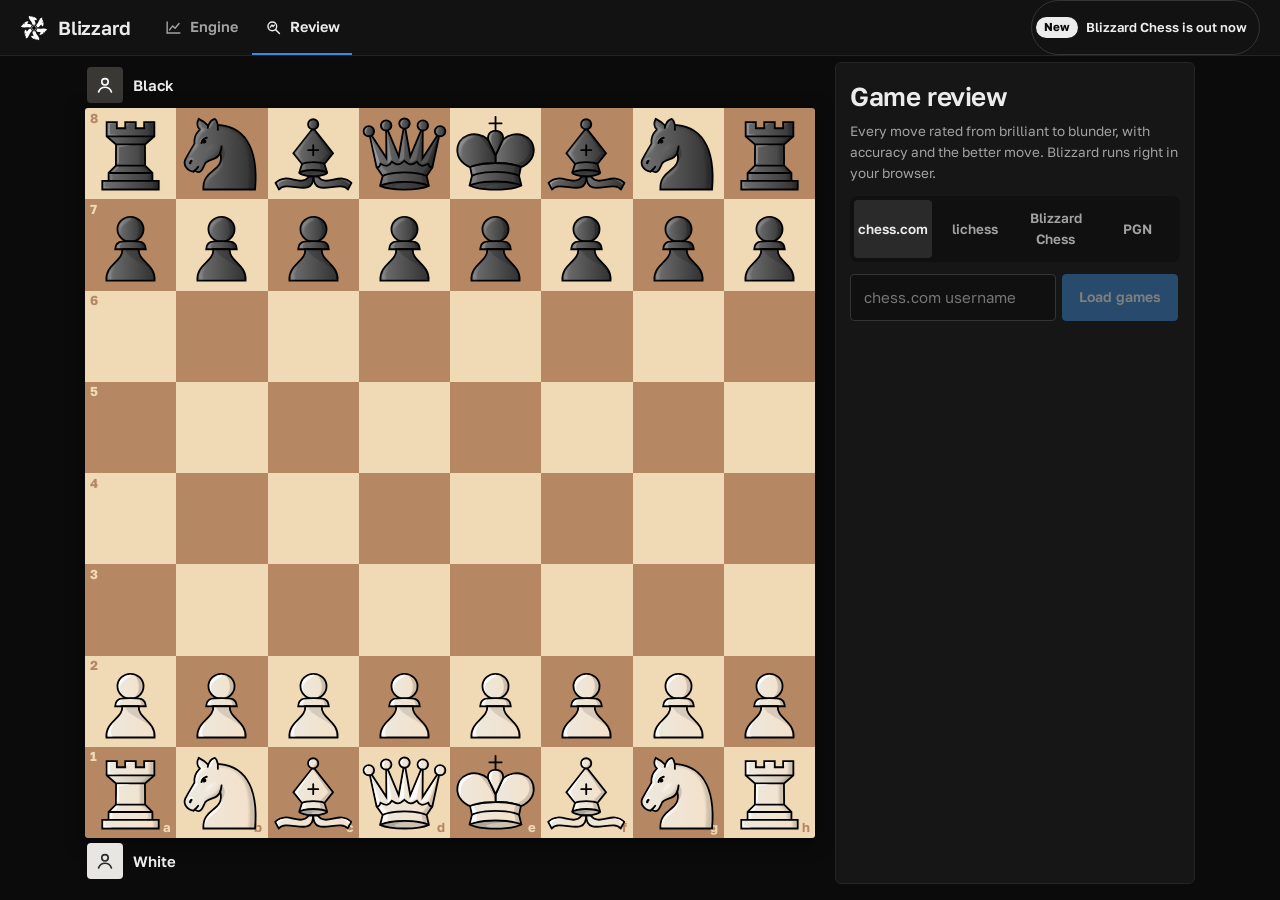
<file: review/index.html>
<!doctype html>
<html lang="en">
<head>
  <meta charset="utf-8">
  <meta name="viewport" content="width=device-width, initial-scale=1">
  <title>Game review | Blizzard</title>
  <meta name="description" content="Review your chess.com, lichess and Blizzard Chess games with the Blizzard engine: every move rated, accuracy, mistakes and better moves.">
  <meta name="theme-color" content="#000000">
  <link rel="icon" href="favicon.svg" type="image/svg+xml">
  <script src="engine/engine.js"></script>
  <script src="engine/book.js" defer></script>
  <script type="module" crossorigin src="./assets/review-BNQ27Gys.js"></script>
  <link rel="stylesheet" crossorigin href="./assets/review-vLARq5Bp.css">
</head>
<body>
  <div id="root"></div>
</body>
</html>
</file>
<file: review/assets/review-vLARq5Bp.css>
@font-face{font-family:Archivo;src:url(../fonts/archivo-latin-standard-normal.woff2) format("woff2");font-weight:100 900;font-stretch:62% 125%;font-display:swap}@font-face{font-family:Golos Text;src:url(../fonts/golos-text-latin-400-normal.woff2) format("woff2");font-weight:400;font-display:swap}@font-face{font-family:Golos Text;src:url(../fonts/golos-text-latin-500-normal.woff2) format("woff2");font-weight:500;font-display:swap}@font-face{font-family:Golos Text;src:url(../fonts/golos-text-latin-600-normal.woff2) format("woff2");font-weight:600;font-display:swap}@font-face{font-family:Golos Text;src:url(../fonts/golos-text-latin-700-normal.woff2) format("woff2");font-weight:700;font-display:swap}:root{--ui: "Golos Text", "Segoe UI", system-ui, -apple-system, sans-serif;--mono: ui-monospace, "Cascadia Mono", Menlo, Consolas, monospace;--c-brilliant: #2bc0d0;--c-best: #4fae5a;--c-excellent: #86b83a;--c-good: #86a883;--c-book: #8f84dc;--c-inaccuracy: #e8b52c;--c-miss: #e0558c;--c-mistake: #ec8130;--c-blunder: #e0463f;--panel-w: 360px;--pbar: 46px;--topbar: 0px;--bs: calc(min(calc(100vh - var(--topbar) - 2 * var(--pbar) - 22px), calc(100vw - var(--rail) - var(--panel-w) - 100px), 1180px) * var(--bs-scale, 1))}:root,[data-skin=dark]{color-scheme:dark;--bg: #0b0b0b;--panel: #161616;--raised: #1f1f1f;--raised-2: #2a2a2a;--line: #242424;--line-2: #343434;--inset: #101010;--zebra: #141414;--bar: #121212;--text: #ececec;--muted: #a2a2a2;--faint: #6c6c6c;--accent: #3d8ad6;--accent-hover: #5a9fe4;--accent-ink: #ffffff;--accent-edge: transparent;--sel: #23466b;--sel-ink: #ffffff;--chip-on: #3d8ad6;--chip-on-ink: #ffffff;--r: 4px;--r-lg: 6px;--r-btn: 4px;--disp: "Golos Text", system-ui, sans-serif;--disp-stretch: 100%;--disp-weight: 600;--disp-track: -.015em;--rail: 0px;--topbar: 56px;--shadow: 0 4px 18px rgba(0, 0, 0, .55);--clock-run: #ececec;--clock-run-ink: #111}[data-skin=light]{color-scheme:light;--bg: #ecebe9;--panel: #ffffff;--raised: #f4f3f1;--raised-2: #e6e4e1;--line: #dcdad6;--line-2: #c9c6c1;--inset: #f7f6f4;--zebra: #f1efec;--bar: #ffffff;--text: #2b2a28;--muted: #6a6762;--faint: #9a968f;--accent: #3b82c4;--accent-hover: #2f6ea8;--accent-ink: #ffffff;--sel: #d6e6f5;--sel-ink: #1b3f63;--chip-on: #3b82c4;--chip-on-ink: #ffffff;--shadow: 0 2px 10px rgba(60, 50, 40, .18);--clock-run: #2b2a28;--clock-run-ink: #fff}*{box-sizing:border-box}html,body{margin:0;background:var(--bg);color:var(--text)}body{font:15px/1.55 var(--ui);-webkit-font-smoothing:antialiased}a{color:var(--text);text-underline-offset:3px;text-decoration-thickness:1px}a:hover{color:var(--muted)}button,input,textarea,select{font:inherit;color:inherit}button{cursor:pointer}:focus-visible{outline:2px solid var(--accent);outline-offset:2px;border-radius:6px}[hidden]{display:none!important}svg{flex:none}h1,h2,h3{font-family:var(--disp);font-stretch:var(--disp-stretch);font-weight:var(--disp-weight);letter-spacing:var(--disp-track);margin:0}p{margin:0}.muted{color:var(--muted)}.small{font-size:13.5px}.mono{font-family:var(--mono);font-size:12.5px}.row{display:flex;flex-wrap:wrap;gap:10px;align-items:center}.label{display:block;font-size:13px;font-weight:600;color:var(--muted);margin:0 0 8px}.error{color:#e5534b;font-size:14px}.toast-inline{color:var(--muted);font-size:14px;text-align:center}.app{min-height:100vh}.main{min-width:0}.rail{position:sticky;top:0;z-index:20;height:var(--topbar);display:flex;align-items:center;gap:4px;padding:0 20px;border-bottom:1px solid var(--line);background:var(--bar)}.rail-brand{display:flex;align-items:center;gap:10px;padding:0 18px 0 0;text-decoration:none;color:var(--text)}.rail-brand .logo{width:28px;height:28px;transition:transform .6s cubic-bezier(.3,.7,.3,1)}.rail-brand:hover .logo{transform:rotate(60deg)}.rail-brand:hover{color:var(--text)}.wordmark{font:600 19px/1 var(--disp);letter-spacing:-.01em}.logo-dark,[data-skin=light] .logo-light{display:none}[data-skin=light] .logo-dark{display:block}.rail-items,.rail-foot{display:flex;gap:2px;height:100%}.rail-foot{margin-left:auto}.rail-item{display:flex;align-items:center;gap:7px;padding:0 12px;height:100%;color:var(--muted);text-decoration:none;font-size:14.5px;font-weight:600;white-space:nowrap}.rail-item svg{width:19px;height:19px}.rail-item:hover{color:var(--text)}.rail-item.on{color:var(--text);box-shadow:inset 0 -2px 0 var(--accent)}.page{padding:40px clamp(20px,4vw,56px) 80px;max-width:1200px;margin:0 auto}.page.narrow{max-width:620px}.page-head{margin-bottom:28px}.page-head h1{font-size:clamp(32px,4.2vw,50px);line-height:1.05}.page-head p{color:var(--muted);margin-top:10px;max-width:62ch;font-size:16px}.page.narrow>h1{font-size:38px;margin-bottom:12px}.page.narrow>p{margin-bottom:22px}.btn{display:inline-flex;align-items:center;justify-content:center;gap:8px;padding:9px 16px;border-radius:var(--r-btn);border:1px solid var(--line-2);background:var(--raised);color:var(--text);font-weight:600;font-size:14px;line-height:1.2;white-space:nowrap;text-decoration:none;transition:background-color .15s,border-color .15s,color .15s}.btn svg{width:18px;height:18px}.btn:hover{background:var(--raised-2);color:var(--text)}.btn:disabled{opacity:.45;cursor:not-allowed}.btn.primary{background:var(--accent);border-color:var(--accent);color:var(--accent-ink);box-shadow:0 4px 0 var(--accent-edge)}.btn.primary:hover{background:var(--accent-hover);border-color:var(--accent-hover);color:var(--accent-ink)}.btn.primary:active{transform:translateY(2px);box-shadow:0 2px 0 var(--accent-edge)}.btn.ghost{background:transparent;border-color:transparent;color:var(--muted);box-shadow:none}.btn.ghost:hover{color:var(--text);background:var(--raised)}.btn.danger:hover{border-color:#e0463f;color:#e5534b}.btn.big{padding:13px 24px;font-size:16px}.btn.big svg{width:22px;height:22px}.btn[aria-pressed=true]{background:var(--chip-on);color:var(--chip-on-ink);border-color:var(--chip-on)}.link{background:none;border:0;padding:0;color:var(--text);text-decoration:underline;text-underline-offset:3px;font-weight:600}input:not([type=checkbox]),textarea{width:100%;background:var(--inset);border:1px solid var(--line-2);border-radius:var(--r);padding:11px 13px;color:var(--text)}textarea{resize:vertical;min-height:84px;font-family:var(--mono);font-size:13px;line-height:1.5}input:focus,textarea:focus{outline:none;border-color:var(--accent)}.field{display:flex;flex-direction:column}.field+.field{margin-top:12px}.field .row{margin-top:10px}.field .error{margin-top:8px}.seg{display:flex;gap:4px;padding:4px;background:var(--inset);border:1px solid var(--line);border-radius:calc(var(--r) + 4px)}.seg.wrap{flex-wrap:wrap}.seg button{flex:1;display:flex;align-items:center;justify-content:center;gap:7px;padding:8px 10px;border-radius:var(--r);border:0;background:transparent;color:var(--muted);font-weight:600;font-size:14px;white-space:nowrap}.seg button:hover{color:var(--text);background:var(--raised)}.seg button[aria-pressed=true]{background:var(--chip-on);color:var(--chip-on-ink)}.seg.small button{padding:6px 4px;font-size:12.5px}.swatch{width:14px;height:14px;border-radius:4px;border:1px solid #777}.swatch.white{background:#fff}.swatch.black{background:#000}.swatch.random{background:linear-gradient(135deg,#fff 50%,#000 50%)}.switch{display:inline-flex;align-items:center;gap:10px;cursor:pointer;font-weight:600}.switch input{position:absolute;opacity:0;width:1px;height:1px}.switch>span{width:40px;height:24px;border-radius:99px;background:var(--raised-2);position:relative;transition:background-color .15s;flex:none}.switch>span:after{content:"";position:absolute;top:3px;left:3px;width:18px;height:18px;border-radius:50%;background:var(--muted);transition:transform .15s,background-color .15s}.switch input:checked+span{background:var(--accent)}.switch input:checked+span:after{transform:translate(16px);background:var(--accent-ink)}.switch input:focus-visible+span{outline:2px solid var(--accent);outline-offset:2px}.board{--l: #f0d9b5;--d: #b58863;position:relative;width:var(--bs);aspect-ratio:1;display:grid;grid-template-columns:repeat(8,1fr);grid-template-rows:repeat(8,1fr);border-radius:3px;overflow:hidden;user-select:none;-webkit-user-select:none;touch-action:none;box-shadow:var(--shadow)}.board[data-theme=green]{--l: #eeeed2;--d: #769656}.board[data-theme=blue]{--l: #dee3e6;--d: #8ca2ad}.board[data-theme=ice]{--l: #e6eef4;--d: #7d98ad}.board[data-theme=dusk]{--l: #ebe6f3;--d: #8b7db6}.board[data-theme=marble]{--l: #e2e2de;--d: #84898f}.board[data-theme=snow]{--l: #dedede;--d: #8f8f8f}.sq{position:relative}.sq.l{background:var(--l)}.sq.d{background:var(--d)}.sq.last:before,.sq.sel:before{content:"";position:absolute;top:0;right:0;bottom:0;left:0}.sq.last:before{background:#ffdd336b}.sq.sel:before{background:#fd39}.sq.pre:after{content:"";position:absolute;top:0;right:0;bottom:0;left:0;background:#d6403880;z-index:1;pointer-events:none}.sq.check{background-image:radial-gradient(circle,#ff281ef2 0,#e61e1499 30%,#c8000000 70%)}.sq.target:after{content:"";position:absolute;top:36%;right:36%;bottom:36%;left:36%;border-radius:50%;background:#0000002e;z-index:3;pointer-events:none}.sq.cap:after{content:"";position:absolute;top:3%;right:3%;bottom:3%;left:3%;border-radius:50%;border:6px solid rgba(0,0,0,.18);z-index:3;pointer-events:none}.sq.hint:before{content:"";position:absolute;top:0;right:0;bottom:0;left:0;box-shadow:inset 0 0 0 4px var(--accent);background:#3d8ad640;z-index:1}.sq.hover{box-shadow:inset 0 0 0 4px #ffffffbf}.mark{position:absolute;top:0;right:0;bottom:0;left:0;opacity:.72;z-index:1}.coord{position:absolute;font:700 clamp(9px,calc(var(--bs) / 48),13px)/1 var(--ui);z-index:2;pointer-events:none}.coord.r{top:4%;left:5%}.coord.f{bottom:4%;right:6%}.sq.l .coord{color:var(--d)}.sq.d .coord{color:var(--l)}.pc{position:absolute;top:0;right:0;bottom:0;left:0;background-size:100% 100%;z-index:2;cursor:grab;will-change:transform}.pc.dragging{opacity:.3}.arrows{position:absolute;top:0;right:0;bottom:0;left:0;width:100%;height:100%;pointer-events:none;z-index:4}.drag-ghost{position:fixed;transform:translate(-50%,-50%);background-size:100% 100%;pointer-events:none;z-index:1000;cursor:grabbing}.badge{position:absolute;top:-9%;right:-9%;width:46%;height:46%;z-index:6;filter:drop-shadow(0 1px 2px rgba(0,0,0,.5));pointer-events:none}.badge svg{display:block}.promo{position:absolute;width:12.5%;height:50%;display:flex;flex-direction:column;z-index:20;background:#fff;box-shadow:0 6px 24px #0009;border-radius:4px;overflow:hidden}.promo button{flex:1;border:0;background-color:#fff;background-size:88%;background-position:center;background-repeat:no-repeat}.promo button:hover{background-color:#d4d4d4}.cls-brilliant{--cc: var(--c-brilliant)}.cls-best{--cc: var(--c-best)}.cls-excellent{--cc: var(--c-excellent)}.cls-good{--cc: var(--c-good)}.cls-book{--cc: var(--c-book)}.cls-inaccuracy{--cc: var(--c-inaccuracy)}.cls-miss{--cc: var(--c-miss)}.cls-mistake{--cc: var(--c-mistake)}.cls-blunder{--cc: var(--c-blunder)}.game-layout{display:flex;gap:20px;padding:6px clamp(12px,2vw,28px) 10px;align-items:flex-start;justify-content:center}.board-resize{position:absolute;right:-3px;bottom:-3px;width:18px;height:18px;z-index:6;cursor:nwse-resize;touch-action:none;opacity:0;transition:opacity .15s}.board:hover .board-resize,.board-resize.on{opacity:1}.board-resize:before{content:"";position:absolute;right:4px;bottom:4px;width:9px;height:9px;background:linear-gradient(135deg,transparent 45%,rgba(255,255,255,.85) 45%,rgba(255,255,255,.85) 55%,transparent 55%,transparent 70%,rgba(255,255,255,.85) 70%,rgba(255,255,255,.85) 80%,transparent 80%);filter:drop-shadow(0 0 1px rgba(0,0,0,.8))}@media (hover: none){.board-resize{display:none}}.board-col{display:flex;flex-direction:column;flex:none}.board-col.with-eval{flex-direction:row;gap:10px;align-items:center}.board-stack{display:flex;flex-direction:column}.side-panel{width:var(--panel-w);flex:none;display:flex;flex-direction:column;gap:12px;background:var(--panel);border:1px solid var(--line);border-radius:var(--r-lg);padding:14px;max-height:calc(100vh - var(--topbar) - 40px);position:sticky;top:calc(var(--topbar) + 20px)}.panel-head{display:flex;align-items:center;gap:12px}.panel-head div{display:flex;flex-direction:column;line-height:1.25}.panel-head span{color:var(--muted);font-size:13px}.pbar{height:var(--pbar);display:flex;align-items:center;gap:10px;padding:0 2px;position:relative}.pbar-who{display:flex;align-items:center;gap:10px;min-width:0;padding:3px 8px 3px 3px;margin-left:-3px;border:0;border-radius:var(--r-lg);background:none;color:inherit;font:inherit;text-align:left;cursor:pointer}.pbar-who:hover,.pbar-who[aria-expanded=true]{background:var(--raised)}.player-card{position:absolute;left:0;z-index:40;width:min(330px,calc(100vw - 24px));padding:16px;display:flex;flex-direction:column;gap:12px;background:var(--panel);border:1px solid var(--line-2);border-radius:var(--r-lg);box-shadow:0 18px 50px #00000080;animation:card-in .14s ease-out}.player-card.top{top:calc(100% - 2px)}.player-card.bottom{bottom:calc(100% - 2px)}@keyframes card-in{0%{opacity:0;transform:translateY(-4px)}to{opacity:1;transform:none}}.pc-head{display:flex;align-items:center;gap:12px}.pc-head>div{display:flex;flex-direction:column;gap:4px;min-width:0}.pc-name{font-size:18px;display:flex;align-items:center;overflow:hidden;text-overflow:ellipsis;white-space:nowrap}.pc-meta{color:var(--muted);font-size:13px;display:flex;gap:10px}.pc-ratings{display:grid;grid-template-columns:1fr 1fr;gap:6px}.pc-ratings span{display:grid;grid-template-columns:18px 1fr auto;align-items:center;gap:6px;padding:7px 9px;border-radius:var(--r);background:var(--inset);font-size:13px}.pc-ratings span:last-child{grid-column:1 / -1}.pc-ratings svg{width:15px;height:15px;color:var(--faint)}.pc-ratings em{font-style:normal;color:var(--muted)}.pc-ratings b{font-variant-numeric:tabular-nums}.pc-ratings .cur{box-shadow:inset 0 0 0 1px var(--accent)}.pc-ratings .cur svg{color:var(--accent)}.pc-games{margin:0;font-size:13px;color:var(--muted)}.pc-games .w{color:var(--c-best)}.pc-games .l{color:var(--c-blunder)}.pc-actions{display:flex;gap:8px;flex-wrap:wrap}.pc-actions .btn{margin-top:0;text-decoration:none}.pc-actions .btn svg{width:15px;height:15px}.avatar{width:36px;height:36px;border-radius:var(--r);display:grid;place-items:center;overflow:hidden;flex:none}.avatar.white{background:#e8e6e3;color:#2b2a28}.avatar.black{background:#3a3835;color:#fff}.avatar svg{width:22px;height:22px}.pname{display:flex;flex-direction:column;line-height:1.2;min-width:0}.pname b{font-weight:600;white-space:nowrap;overflow:hidden;text-overflow:ellipsis}.pname span{color:var(--muted);font-size:12.5px;white-space:pre}.clock{margin-left:auto;min-width:124px;padding:7px 12px 7px 10px;border-radius:var(--r);background:var(--raised);color:var(--muted);font:600 23px/1 var(--ui);font-variant-numeric:tabular-nums;display:flex;align-items:center;justify-content:space-between;gap:10px}.clock-face{width:18px;height:18px;flex:none;opacity:.55}.clock-face .hand{transform-origin:12px 12px}.clock.run .clock-face{opacity:1}.clock.run .clock-face .hand{animation:clock-hand 4s steps(8) infinite}@keyframes clock-hand{to{transform:rotate(360deg)}}.clock.run.low .clock-time{animation:clock-low 1s steps(2) infinite}@keyframes clock-low{50%{opacity:.55}}.clock.run{background:var(--clock-run);color:var(--clock-run-ink)}.clock.run.low{background:#e0463f;color:#fff}.thinking{display:inline-flex;gap:4px;margin-left:6px}.thinking i{width:6px;height:6px;border-radius:50%;background:var(--muted);animation:blink 1.2s infinite}.thinking i:nth-child(2){animation-delay:.2s}.thinking i:nth-child(3){animation-delay:.4s}@keyframes blink{0%,80%,to{opacity:.25}40%{opacity:1}}.moves{flex:1 1 auto;min-height:120px;overflow-y:auto;background:var(--inset);border-radius:var(--r);padding:6px}.empty-moves{color:var(--faint);padding:10px;font-size:14px}.mrow{display:grid;grid-template-columns:38px 1fr 1fr;align-items:center}.mrow:nth-child(2n){background:var(--zebra)}.mnum{color:var(--faint);font-size:13px;padding-left:6px;font-variant-numeric:tabular-nums}.mv{display:flex;align-items:center;gap:6px;padding:5px 8px;border:0;background:transparent;border-radius:4px;text-align:left;font-weight:600;font-size:14.5px}.mv:hover{background:var(--raised-2)}.mv.cur{background:var(--sel);color:var(--sel-ink)}.mv.empty{color:var(--faint);cursor:default}.mini{flex:none}.navbtns{display:grid;grid-template-columns:repeat(5,1fr);gap:6px}.navbtns button{height:40px;border-radius:var(--r);border:1px solid var(--line-2);background:var(--raised);display:grid;place-items:center;color:var(--text)}.navbtns button:hover:not(:disabled){background:var(--raised-2)}.navbtns button:disabled{opacity:.35;cursor:default}.navbtns svg{width:20px;height:20px}.actions{display:grid;grid-template-columns:repeat(auto-fit,minmax(96px,1fr));gap:6px}.actions .btn{padding:9px 8px}.result-card{border-radius:var(--r-lg);padding:16px;background:var(--raised);border:1px solid var(--line-2);text-align:center}.result-card h2{font-size:28px}.result-card.win h2{color:var(--accent)}.result-card p{color:var(--muted);margin:4px 0 14px}.result-card .row{justify-content:center}.evalbar{position:relative;width:22px;height:var(--bs);border-radius:3px;background:#403d39;overflow:hidden;flex:none}.evalbar .fill{position:absolute;left:0;right:0;bottom:0;background:#f4f4f2;transition:height .35s ease}.evalbar.flipped .fill{bottom:auto;top:0}.elabel{position:absolute;left:0;right:0;text-align:center;font:700 9.5px/1 var(--ui);z-index:1}.elabel.low{bottom:6px;color:#000}.elabel.high{top:6px;color:#fff}.evalbar.flipped .elabel.low{bottom:auto;top:6px}.evalbar.flipped .elabel.high{top:auto;bottom:6px}.bots-grid{display:grid;grid-template-columns:1fr 340px;gap:28px;align-items:start}.bot-list{list-style:none;margin:0;padding:0;display:grid;grid-template-columns:repeat(auto-fill,minmax(220px,1fr));gap:8px}.bot-row{width:100%;display:flex;align-items:center;gap:12px;padding:10px;border-radius:var(--r-lg);border:1px solid var(--line);background:var(--panel);text-align:left}.bot-row:hover{border-color:var(--line-2);background:var(--raised)}.bot-row.on{border-color:var(--accent);background:var(--raised);box-shadow:inset 0 0 0 1px var(--accent)}.bot-name{display:flex;flex-direction:column;line-height:1.25}.bot-name span{color:var(--muted);font-size:13px}.bot-av{position:relative;display:grid;place-items:center;border-radius:var(--r);flex:none;overflow:hidden}.bot-av img{width:62%;height:62%;opacity:.9}.bot-av b{position:absolute;right:4px;bottom:2px;font:800 12px/1 var(--ui)}.bot-card{position:sticky;top:calc(var(--topbar) + 24px);display:flex;flex-direction:column;align-items:center;gap:6px;text-align:center;padding:26px 22px;border:1px solid var(--line);border-radius:var(--r-lg);background:var(--panel)}.bot-card h2{font-size:28px;margin-top:10px}.bot-elo{color:var(--muted);font-weight:600}.bot-about{color:var(--muted);margin:6px 0 14px;min-height:3em}.bot-card .field{width:100%;text-align:left;margin-bottom:14px}.bot-card .btn.big{width:100%;margin-top:4px}.home{overflow:hidden}.hero{position:relative;display:grid;grid-template-columns:minmax(0,1.15fr) minmax(0,1fr);gap:clamp(24px,3vw,56px);align-items:center;padding:64px clamp(20px,5vw,80px);max-width:1320px;margin:0 auto}.hero-text,.demo{position:relative;z-index:1}.lede{font-size:clamp(17px,1.5vw,20px);color:var(--muted);max-width:36ch;margin:26px 0 30px}.hero-note{margin-top:22px;color:var(--muted);font-size:14px}.demo{margin:0;justify-self:center;--bs: min(540px, 36vw, calc(100vh - var(--topbar) - 220px))}.demo figcaption{margin-top:14px;color:var(--muted);font-size:13px;max-width:var(--bs);min-height:2.6em}.demo figcaption b{color:var(--text)}.hero h1{font-size:clamp(46px,5vw,80px);line-height:1}.features{display:grid;grid-template-columns:repeat(4,1fr);border-top:1px solid var(--line);border-bottom:1px solid var(--line)}.feature{padding:36px clamp(20px,2.4vw,36px) 40px;text-decoration:none;border-right:1px solid var(--line);transition:background-color .2s;color:var(--text)}.feature:last-child{border-right:0}.feature:hover{background:var(--panel);color:var(--text)}.feature svg{width:30px;height:30px;margin-bottom:22px}.feature h2{font-size:22px}.feature p{color:var(--muted);margin-top:10px;max-width:34ch}.features{background:var(--panel)}.feature svg{color:var(--accent)}.home-recent{padding:48px clamp(20px,5vw,80px) 0;max-width:900px}.home-recent h2{font-size:24px;margin-bottom:16px}.foot{padding:56px clamp(20px,5vw,80px) 64px;color:var(--muted);font-size:14px;display:flex;flex-wrap:wrap;justify-content:space-between;gap:12px}.review-home{display:grid;grid-template-columns:1fr 1fr;gap:32px;align-items:start}.import textarea{min-height:220px;margin-bottom:12px}.import .error{margin-bottom:12px}.empty{border:1px dashed var(--line-2);border-radius:var(--r-lg);padding:22px;color:var(--muted);display:flex;flex-direction:column;gap:14px;align-items:flex-start}.game-list{list-style:none;margin:0;padding:0;display:flex;flex-direction:column;gap:6px}.game-row{display:grid;grid-template-columns:52px 1fr auto;gap:14px;align-items:center;padding:10px 14px;border-radius:var(--r-lg);border:1px solid var(--line);background:var(--panel);text-decoration:none;color:var(--text)}.game-row:hover{border-color:var(--line-2);background:var(--raised);color:var(--text)}.res{font:800 15px/1 var(--ui);text-align:center;padding:9px 0;border-radius:var(--r);background:var(--raised-2)}.res.win{background:var(--c-best);color:#fff}.res.loss{background:transparent;border:1px solid var(--line-2);color:var(--muted)}.players{display:flex;flex-direction:column;line-height:1.3;min-width:0}.players b,.players span{white-space:nowrap;overflow:hidden;text-overflow:ellipsis}.players span{color:var(--muted)}.game-row .meta{color:var(--faint);font-size:12.5px;text-align:right;line-height:1.35}.tabs{display:grid;grid-template-columns:1fr 1fr;gap:4px;padding:4px;background:var(--inset);border-radius:calc(var(--r) + 4px)}.tabs button{border:0;background:transparent;padding:8px;border-radius:var(--r);color:var(--muted);font-weight:600}.tabs button[aria-selected=true]{background:var(--raised-2);color:var(--text)}.progress{position:relative;font-size:13px;color:var(--muted);padding-bottom:8px}.progress i{position:absolute;left:0;bottom:0;height:3px;border-radius:3px;background:var(--accent);transition:width .3s;z-index:1}.progress:after{content:"";position:absolute;left:0;right:0;bottom:0;height:3px;border-radius:3px;background:var(--raised-2)}.coach{display:flex;gap:12px;align-items:flex-start;padding:12px;border-radius:var(--r-lg);background:var(--raised);border-left:3px solid var(--cc, var(--line-2))}.coach b{display:block;font-weight:600}.coach em{font-style:normal;color:var(--cc, var(--muted))}.coach p{color:var(--muted);font-size:14px;margin-top:3px}.coach p strong{color:var(--text)}.coach .opening{color:var(--faint);font-size:12.5px;margin-top:6px}.coach-av{width:34px;height:34px;border-radius:50%;background:#fff;display:grid;place-items:center;flex:none}.coach-av img{width:24px;height:24px;filter:invert(1)}.cls-svg{flex:none;display:inline-block}.counts .cls-icon{width:20px;height:20px;margin-right:8px;vertical-align:-5px}.graph{width:100%;height:72px;border-radius:var(--r);cursor:pointer;display:block;flex:none}.graph .bg{fill:#403d39}.graph .area{fill:#f4f4f2}.graph .mid{stroke:#888;stroke-width:.6;stroke-dasharray:3 3}.graph .cur{stroke:#f7c631;stroke-width:1.6;vector-effect:non-scaling-stroke}.graph .dot{fill:var(--cc);stroke:#000;stroke-width:1;vector-effect:non-scaling-stroke}.summary{overflow-y:auto;min-height:0;flex:1 1 auto}.acc-row{display:grid;grid-template-columns:1fr auto 1fr;align-items:end;gap:10px;text-align:center}.acc{display:flex;flex-direction:column;gap:6px;min-width:0}.acc span{font-size:12.5px;color:var(--muted);white-space:nowrap;overflow:hidden;text-overflow:ellipsis}.acc b{font:800 26px/1 var(--ui);padding:10px 0;border-radius:var(--r)}.acc.white b{background:#f4f4f2;color:#1d1c1a}.acc.black b{background:#403d39;color:#fff}[data-skin=light] .acc.white b{box-shadow:inset 0 0 0 1px var(--line-2)}.acc-label{font-size:12.5px;color:var(--muted);padding-bottom:12px}.acc-row.perf{margin-top:10px;align-items:center}.acc-row.perf b{font:700 18px/1 var(--ui)}.acc-row.perf .acc-label{padding:0}.counts{width:100%;border-collapse:collapse;margin-top:12px;font-size:14px}.counts th{font-weight:600;text-align:left;padding:5px 0}.counts td.n{width:44px;text-align:center;font-weight:700;font-variant-numeric:tabular-nums;color:var(--cc)}.counts tr+tr{border-top:1px solid var(--line)}.engine-head{display:flex;justify-content:space-between;align-items:center;font-size:14px}.lines{display:flex;flex-direction:column;gap:4px;min-height:40px}.line{display:flex;gap:10px;align-items:baseline;padding:6px 8px;border:0;border-radius:var(--r);background:var(--inset);text-align:left;font-size:13.5px;overflow:hidden;color:var(--text)}.line:hover{background:var(--raised-2)}.line b{flex:none;min-width:52px;padding:2px 6px;border-radius:4px;background:#f4f4f2;color:#1d1c1a;text-align:center;font-variant-numeric:tabular-nums}[data-skin=light] .line b{box-shadow:inset 0 0 0 1px var(--line-2)}.line span{white-space:nowrap;overflow:hidden;text-overflow:ellipsis;color:var(--muted)}.side-panel textarea{min-height:60px}.auth .btn.big{width:100%}.google svg{width:20px;height:20px}.or{display:flex;align-items:center;gap:12px;color:var(--faint);font-size:13px;margin:20px 0}.or:before,.or:after{content:"";flex:1;height:1px;background:var(--line-2)}.form{display:flex;flex-direction:column;gap:6px;margin-bottom:14px}.form .label{margin-top:8px;margin-bottom:2px}.form .btn{margin-top:12px}.switch-mode{color:var(--muted);text-align:center}.settings h2.label{margin-top:28px}.themes{display:flex;flex-wrap:wrap;gap:8px}.theme{display:flex;align-items:center;gap:8px;padding:7px 14px 7px 8px;border-radius:var(--r-btn);border:1px solid var(--line-2);background:var(--raised);font-weight:600;font-size:14px}.theme[aria-pressed=true]{border-color:var(--accent);box-shadow:inset 0 0 0 1px var(--accent)}.swatch4{width:22px;height:22px;border-radius:5px}.preview{--bs: min(300px, 100%);margin:18px 0 8px}.credit{margin-top:8px}.theme img{display:block}.toggle-row{display:flex;justify-content:space-between;align-items:center;gap:16px;padding:14px 0;border-bottom:1px solid var(--line);cursor:pointer}.toggle-row>span:first-child{display:flex;flex-direction:column}.toggle-row .muted{font-size:13.5px}.notice{display:flex;flex-direction:column;gap:10px;padding:12px 14px;border-radius:var(--r-lg);background:var(--raised);border:1px solid var(--line-2);font-size:14px}.notice.warn{border-color:#b8892b}.notice.big{flex-direction:row;align-items:center;justify-content:space-between;gap:16px;padding:16px 18px;margin-bottom:28px;font-size:15px}.online-grid{display:grid;grid-template-columns:minmax(0,1fr) 340px;gap:36px;align-items:start}.section-gap{margin-top:36px}.online-count{color:var(--faint)}.tc-grid{display:grid;grid-template-columns:repeat(auto-fill,minmax(150px,1fr));gap:8px}.tc{position:relative;display:flex;flex-direction:column;align-items:flex-start;gap:2px;padding:16px 16px 14px;min-height:92px;border-radius:var(--r-lg);border:1px solid var(--line);background:var(--panel);text-align:left;color:var(--text)}.tc b{font:var(--disp-weight) 24px/1.1 var(--disp);font-stretch:var(--disp-stretch);letter-spacing:-.02em}.tc span{color:var(--muted);font-size:13px}.tc small{position:absolute;top:14px;right:14px;color:var(--faint);font-size:12px;font-weight:600}.tc:hover:not(:disabled){border-color:var(--line-2);background:var(--raised)}.tc.on,.tc.on:hover:not(:disabled){background:var(--accent);color:var(--accent-ink);border-color:var(--accent)}.tc.on span{color:inherit;opacity:.8}.tc:disabled{opacity:.5;cursor:not-allowed}.tc .waiting{position:absolute;right:14px;bottom:14px}.waiting{display:inline-flex;gap:5px}.waiting i{width:7px;height:7px;border-radius:50%;background:currentColor;animation:blink 1.2s infinite}.waiting i:nth-child(2){animation-delay:.2s}.waiting i:nth-child(3){animation-delay:.4s}.friend{display:flex;flex-direction:column;gap:14px;max-width:520px}.friend .field+.field{margin-top:0}.side-box{padding:18px;border:1px solid var(--line);border-radius:var(--r-lg);background:var(--panel);margin-bottom:14px;display:flex;flex-direction:column;gap:12px}.side-box .label{margin:0}.leaders{margin:0;padding:0;list-style:none;counter-reset:lb}.leaders li{counter-increment:lb;display:flex;align-items:center;gap:10px;padding:8px 2px;border-bottom:1px solid var(--line)}.leaders li:before{content:counter(lb);width:20px;color:var(--faint);font-size:13px;font-variant-numeric:tabular-nums}.leaders a{flex:1;text-decoration:none;font-weight:600}.leaders b{font-variant-numeric:tabular-nums}.tc-chip{width:40px;height:40px;border-radius:var(--r);background:var(--raised-2);display:grid;place-items:center;flex:none}.tc-chip svg{width:22px;height:22px}.invite>p{margin-bottom:22px}.copy-row{display:flex;gap:8px;margin-bottom:22px}.copy-row input{font-family:var(--mono);font-size:13px}.invite .waiting{display:flex;margin:4px 0 20px;color:var(--muted)}.invite .btn.big{margin-bottom:12px}.profile-head{display:flex;justify-content:space-between;align-items:flex-end;gap:20px;flex-wrap:wrap}.ratings{display:grid;grid-template-columns:repeat(5,1fr);gap:8px;margin-bottom:14px}.rating{display:flex;flex-direction:column;gap:4px;padding:18px;border-radius:var(--r-lg);border:1px solid var(--line);background:var(--panel)}.rating span{color:var(--muted);font-size:13px;font-weight:600}.rating .r-head{display:flex;align-items:center;gap:7px}.rating .r-head svg{width:17px;height:17px;color:var(--faint)}.rating.main{border-color:var(--line-2);background:linear-gradient(180deg,var(--raised),var(--panel))}.rating.main .r-head svg{color:var(--accent)}.rating b{font:var(--disp-weight) 36px/1 var(--disp);font-stretch:var(--disp-stretch);letter-spacing:-.02em}.rating small{color:var(--faint);font-size:12.5px}.profile-games{max-width:720px}.coach-head{display:flex;justify-content:flex-end;margin-bottom:-6px}.small-switch{font-size:13px;color:var(--muted)}.small-switch>span{width:32px;height:19px}.small-switch>span:after{width:13px;height:13px}.small-switch input:checked+span:after{transform:translate(13px)}.small-btn{padding:6px 10px;font-size:13px;margin-top:8px}@media (min-width: 861px){.fixed-panel .side-panel{height:calc(var(--bs) + 2 * var(--pbar));max-height:none}.fixed-panel .side-panel>*{flex-shrink:0}.fixed-panel .side-panel>.moves,.fixed-panel .side-panel>.summary{flex:1 1 0;min-height:0}.fixed-panel .coach{height:128px;overflow-y:auto}.fixed-panel .toast-inline{position:absolute;left:0;right:0;bottom:-28px}}.progress.done i{display:none}.progress.done:after{display:none}.puzzle-bar{gap:12px;font-size:16px}.turn{width:22px;height:22px;border-radius:4px;border:1px solid var(--line-2);flex:none}.turn.white{background:#f4f4f2}.turn.black{background:#1d1c1a}.puzzle-rating{display:flex;align-items:baseline;gap:10px;padding:4px 2px}.puzzle-rating span{color:var(--muted);font-size:13px;font-weight:600;flex:1}.puzzle-rating b{font:700 30px/1 var(--ui);font-variant-numeric:tabular-nums}.puzzle-rating em{font-style:normal;font-weight:700}.puzzle-rating em.up{color:var(--c-best)}.puzzle-rating em.down{color:var(--c-blunder)}.puzzle-msg{padding:14px;border-radius:var(--r-lg);background:var(--raised);border-left:3px solid var(--line-2);font-size:14.5px}.puzzle-msg .muted{display:block;margin-top:4px;font-size:13px}.puzzle-msg.wrong,.puzzle-msg.failed{border-left-color:var(--c-blunder)}.puzzle-msg.solved{border-left-color:var(--c-best)}.puzzle-meta{display:flex;flex-direction:column;gap:2px;color:var(--muted);font-size:13.5px}.puzzle-meta b{color:var(--text)}.puzzle .actions .btn.big{grid-column:1 / -1}.history{display:flex;flex-wrap:wrap;gap:4px;min-height:12px}.history i{width:12px;height:12px;border-radius:3px}.history i.ok{background:var(--c-best)}.history i.bad{background:var(--c-blunder)}.tabs.four{grid-template-columns:repeat(4,1fr)}.tabs.four button{font-size:13.5px;padding:8px 4px}.tab-body{flex:1 1 0;min-height:0;overflow-y:auto;display:flex;flex-direction:column;gap:12px;padding-right:2px}.fixed-panel .side-panel>.tab-body{flex:1 1 0}.tab-foot{margin-top:auto}.tc-grid.compact{grid-template-columns:repeat(3,1fr);gap:6px}.tc-grid.compact .tc{min-height:70px;padding:11px 11px 10px}.tc-grid.compact .tc b{font-size:19px}.tc-grid.compact .tc span{font-size:12px}.tc-grid.compact .tc small{top:auto;bottom:10px;right:10px;font-size:11.5px}.tc-grid.compact .tc .waiting{right:10px;bottom:10px}.bot-grid{list-style:none;margin:0;padding:0;display:grid;grid-template-columns:1fr 1fr;gap:6px}.bot-chip{width:100%;display:flex;align-items:center;gap:9px;padding:6px;border-radius:var(--r-lg);border:1px solid var(--line);background:var(--inset);text-align:left;color:var(--text)}.bot-chip:hover{background:var(--raised);border-color:var(--line-2)}.bot-chip.on{border-color:var(--accent);box-shadow:inset 0 0 0 1px var(--accent);background:var(--raised)}.bot-chip>span{display:flex;flex-direction:column;line-height:1.2;min-width:0}.bot-chip b{font-size:13.5px;white-space:nowrap;overflow:hidden;text-overflow:ellipsis}.bot-chip>span>span{color:var(--muted);font-size:12px}.bot-chip .bot-av b{font-size:10px}.bot-about{color:var(--muted);min-height:2.6em;margin:0}.tab-body .field+.field{margin-top:0}.tab-body .field .label{margin-bottom:6px}.tab-body .seg button{padding:7px 6px;font-size:13px}.btn.wide{width:100%}.tab-body .push{margin-top:auto}.daily-games{display:flex;flex-direction:column}.daily-games .label{margin-bottom:2px}.daily-games .friend-row{text-decoration:none;color:var(--text)}.dg-name{flex:1;font-weight:600}.vs-friend{display:flex;align-items:center;gap:10px;padding:10px 12px;border-radius:var(--r-lg);background:var(--raised);border:1px solid var(--accent)}.vs-friend span{flex:1}.friend-row.on a{color:var(--accent)}.rail-item.icon-only{padding:0 10px}.rail-item.icon-only svg{width:21px;height:21px}.tab-body .btn.big.wide{margin-top:auto}.friend-list{display:flex;flex-direction:column;gap:2px}.friend-row{display:flex;align-items:center;gap:10px;padding:7px 4px;border-bottom:1px solid var(--line)}.friend-row a{flex:1;font-weight:600;text-decoration:none;min-width:0;overflow:hidden;text-overflow:ellipsis;white-space:nowrap}.friend-row .btn{margin-top:0}.dot{width:9px;height:9px;border-radius:50%;background:var(--faint);flex:none}.dot.on{background:var(--c-best)}.search{position:relative}.search-results{display:flex;flex-direction:column;margin-top:6px;border:1px solid var(--line-2);border-radius:var(--r);background:var(--panel);overflow:hidden}.search-results a,.search-results button{padding:9px 12px;text-decoration:none;font-weight:600;text-align:left;border:0;background:transparent;color:var(--text)}.search-results a:hover,.search-results button:hover{background:var(--raised)}.search-results p{padding:9px 12px}.search-results.drop{position:absolute;top:100%;left:0;right:0;z-index:40;box-shadow:var(--shadow)}.top-search{position:relative;display:flex;align-items:center;margin-right:8px}.top-search input{width:190px;padding:7px 11px;font-size:13.5px}.rail-item{position:relative}.badge-dot{position:absolute;top:14px;right:6px;width:8px;height:8px;border-radius:50%;background:var(--c-blunder)}.toasts{position:fixed;left:18px;bottom:18px;z-index:60;display:flex;flex-direction:column;gap:8px;width:min(340px,calc(100vw - 32px))}.toast{background:var(--panel);border:1px solid var(--line-2);border-left:3px solid var(--accent);border-radius:var(--r-lg);padding:12px 14px;box-shadow:var(--shadow);display:flex;flex-direction:column;gap:6px;font-size:14px}.toast .row{gap:6px}.toast .btn{margin-top:0}.profile-grid{display:grid;grid-template-columns:minmax(0,1fr) 320px;gap:28px;align-items:start}.games-head{display:flex;align-items:center;justify-content:space-between;gap:12px;margin-bottom:10px}.games-head .label{margin:0}.games-head .seg{width:220px}.hint-line{margin-top:10px}.tabs.five{grid-template-columns:repeat(5,1fr)}.tabs.five button{font-size:13px;padding:8px 2px}.tabs.three{grid-template-columns:repeat(3,1fr)}.ava-img{display:inline-grid;place-items:center;border-radius:22%;overflow:hidden;flex:none;vertical-align:middle}.ava-img img{width:86%;height:86%}.ava-img.round{border-radius:50%}.ava-img.art svg{display:block}.ava-img img.ava-photo{width:100%;height:100%;object-fit:cover}.ava-wrap{position:relative;display:inline-flex;flex:none}.ava-online{position:absolute;right:-2px;bottom:-2px;width:11px;height:11px;border-radius:50%;background:var(--c-best);box-shadow:0 0 0 2.5px var(--panel)}.ava-online.big{width:20px;height:20px;right:4px;bottom:4px;box-shadow:0 0 0 4px var(--panel)}.ava-img.empty{background:var(--raised-2);color:var(--muted)}.ava-img.empty svg{width:58%;height:58%}.avatar:has(.ava-img){background:none}.avatar .ava-img{width:100%!important;height:100%!important}.flag{display:inline-block;vertical-align:-1px;margin-left:7px;border-radius:2px;box-shadow:0 0 0 1px #ffffff1f}.pname b{display:flex;align-items:center}.chat{flex:none;height:168px;display:flex;flex-direction:column;gap:6px}.chat-msgs{flex:1;min-height:0;overflow-y:auto;background:var(--inset);border-radius:var(--r);padding:8px 10px;font-size:13.5px}.chat-msgs p{margin:0 0 3px;overflow-wrap:anywhere}.chat-msgs b{color:var(--accent);margin-right:4px}.chat-quick{display:flex;gap:4px;overflow-x:auto;scrollbar-width:none}.chat-quick button{flex:none;border:1px solid var(--line-2);background:var(--raised);color:var(--muted);border-radius:999px;padding:3px 9px;font-size:12px}.chat-quick button:hover{color:var(--text)}.chat-input input{padding:7px 10px;font-size:13.5px}.watch-list{list-style:none;margin:0;padding:0;display:flex;flex-direction:column;gap:6px}.watch-row{display:grid;grid-template-columns:1fr auto;grid-template-rows:auto auto;gap:4px 10px;padding:9px 11px;border-radius:var(--r-lg);border:1px solid var(--line);background:var(--inset);text-decoration:none;color:var(--text)}.watch-row:hover{border-color:var(--line-2);background:var(--raised);color:var(--text)}.watch-row .wp{display:flex;align-items:center;gap:7px;min-width:0;font-size:13.5px}.watch-row .wp b{overflow:hidden;text-overflow:ellipsis;white-space:nowrap}.watch-row .wp em{font-style:normal;color:var(--faint);font-size:12px}.watch-row .meta{grid-column:2;grid-row:1 / 3;align-self:center;text-align:right;color:var(--faint);font-size:12px}.leaders li .ava-img{margin-right:2px}.book{display:flex;flex-direction:column;gap:8px;overflow-y:auto;flex:0 1 auto;max-height:380px}.book-name{font-weight:600}.book-table{width:100%;border-collapse:collapse;font-size:13.5px}.book-table th{text-align:left;color:var(--faint);font-weight:600;font-size:12px;padding:4px}.book-table td{padding:6px 4px;border-top:1px solid var(--line)}.book-table tr:hover td{background:var(--raised);cursor:pointer}.book-table td.n{white-space:nowrap;font-variant-numeric:tabular-nums}.score-bar{position:relative;display:block;height:18px;border-radius:3px;background:#403d39;overflow:hidden;min-width:90px}.score-bar i{position:absolute;left:0;top:0;bottom:0;background:#f4f4f2}.score-bar em{position:absolute;top:0;right:0;bottom:0;left:0;display:grid;place-items:center;font-style:normal;font-size:11px;font-weight:700;color:#777;mix-blend-mode:difference}.profile-hero{position:relative;border:1px solid var(--line);border-radius:var(--r-lg);background:var(--panel);overflow:hidden;margin-bottom:14px}.hero-cover{height:118px;background:repeating-conic-gradient(rgba(255,255,255,.07) 0 25%,transparent 0 50%) 0 0 / 34px 34px,linear-gradient(115deg,color-mix(in srgb,var(--tint) 85%,#000),color-mix(in srgb,var(--tint) 45%,#000));-webkit-mask-image:linear-gradient(180deg,#000 55%,rgba(0,0,0,.55));mask-image:linear-gradient(180deg,#000 55%,#0000008c)}.hero-body{display:flex;align-items:flex-start;gap:22px;padding:0 24px 18px;margin-top:-58px;position:relative}.hero-ava{position:relative;flex:none}.hero-ava .ava-img{box-shadow:0 0 0 5px var(--panel),0 10px 30px #00000059}.hero-who{flex:1;min-width:0;padding-top:70px}.hero-who h1{display:flex;align-items:center;gap:4px;font-size:clamp(30px,4vw,44px);margin:0 0 6px;overflow-wrap:anywhere}.hero-meta{display:flex;flex-wrap:wrap;align-items:center;gap:6px 14px;color:var(--muted);font-size:14px;margin:0}.online-tag{color:var(--c-best);font-weight:600;display:inline-flex;align-items:center;gap:6px}.online-tag:before{content:"";width:8px;height:8px;border-radius:50%;background:currentColor}.hero-about{margin:8px 0 0;max-width:60ch;color:var(--text);font-size:15px;line-height:1.45;overflow-wrap:anywhere}.hero-actions{display:flex;gap:8px;flex-wrap:wrap;justify-content:flex-end;padding-top:76px}.hero-actions .btn{margin-top:0}.hero-stats{display:grid;grid-template-columns:repeat(5,1fr);border-top:1px solid var(--line)}.hero-stats div{display:flex;flex-direction:column;align-items:center;gap:2px;padding:12px 6px}.hero-stats div+div{border-left:1px solid var(--line)}.hero-stats b{font:var(--disp-weight) 22px/1.1 var(--disp);font-variant-numeric:tabular-nums}.hero-stats b.w{color:var(--c-best)}.hero-stats b.l{color:var(--c-blunder)}.hero-stats span{color:var(--faint);font-size:12.5px}.profile-cols{display:grid;grid-template-columns:minmax(0,1fr) 340px;gap:14px;align-items:start}.profile-cols .side-box{margin:0 0 14px}.profile-side .side-box:last-child{margin-bottom:0}.profile .profile-games{max-width:none}.game-row .players b{display:flex;align-items:center;gap:8px}.game-row .meta{display:flex;flex-direction:column;align-items:flex-end;gap:2px}.game-row .meta em{font-style:normal;font-weight:700;font-size:13px}.game-row .meta em.up{color:var(--c-best)}.game-row .meta em.down{color:var(--c-blunder)}.chart-nums{display:flex;align-items:baseline;gap:12px;flex-wrap:wrap}.chart-nums b{font:var(--disp-weight) 30px/1 var(--disp);letter-spacing:-.02em}.chart-nums .up{color:var(--c-best);font-weight:600;font-size:14px}.chart-nums .down{color:var(--c-blunder);font-weight:600;font-size:14px}.chart-nums .muted{font-size:13px}.rating-chart .grid{stroke:var(--line);stroke-width:1;vector-effect:non-scaling-stroke}.chart-empty{min-height:80px;display:grid;place-items:center;text-align:center}.wdl-label{font-size:13.5px;font-weight:600;display:flex;align-items:center;gap:8px}.piece-dot{width:12px;height:12px;border-radius:3px;border:1px solid var(--line-2)}.piece-dot.w{background:#f2f0ec}.piece-dot.b{background:#2b2a28}.wdl-nums{display:flex;gap:12px;font-size:12.5px;color:var(--muted)}.wdl-nums .w{color:var(--c-best)}.wdl-nums .l{color:var(--c-blunder)}.link-btn{background:none;border:0;padding:0;color:var(--accent);font:600 13px var(--ui);cursor:pointer}.link-btn:hover{color:var(--accent-hover)}.ach-meter{height:6px;border-radius:3px;background:var(--inset);overflow:hidden}.ach-meter i{display:block;height:100%;background:linear-gradient(90deg,#d9a21b,#4fae5a,#2bc0d0);border-radius:3px}.ach-list{display:flex;flex-direction:column;gap:6px;max-height:420px;overflow-y:auto}.ach-list .ach{padding:6px 8px}.edit-profile{gap:16px}.edit-title{font-size:18px;margin:0}.pic-choice{display:flex;align-items:center;gap:12px;flex-wrap:wrap}.pic-opt{display:flex;flex-direction:column;align-items:center;gap:8px;padding:10px 14px 8px;border:2px solid var(--line);border-radius:var(--r-lg);background:var(--inset);color:var(--muted);font:600 13px var(--ui);cursor:pointer}.pic-opt[aria-pressed=true]{border-color:var(--accent);color:var(--text)}.pic-empty{width:72px;height:72px;border-radius:22%;display:grid;place-items:center;background:var(--raised-2);color:var(--muted)}.pic-empty svg{width:30px;height:30px}.pic-actions{display:flex;flex-direction:column;align-items:flex-start;gap:6px;margin-left:8px}.pic-actions .btn{margin-top:0}.pic-actions p{margin:0}.edit-fields{display:grid;grid-template-columns:minmax(0,1fr) minmax(0,1.4fr);gap:14px}.edit-fields .field{display:flex;flex-direction:column;gap:6px;margin:0}.edit-fields .label{margin:0}.edit-fields textarea{resize:vertical;min-height:44px;font:inherit}.edit-profile .row .btn{margin-top:0}.look-btn{border:2px solid transparent;background:none;padding:2px;border-radius:calc(var(--r) + 3px)}.look-btn[aria-pressed=true]{border-color:var(--accent)}.swatch-btn{width:28px;height:28px;border-radius:50%;border:3px solid transparent}.swatch-btn[aria-pressed=true]{border-color:var(--text)}select{background:var(--inset);color:var(--text);border:1px solid var(--line-2);border-radius:var(--r);padding:9px 10px;min-width:240px}.rush-head{display:grid;grid-template-columns:repeat(3,1fr);gap:6px}.rush-head>div{background:var(--inset);border-radius:var(--r-lg);padding:10px;display:flex;flex-direction:column;gap:4px}.rush-head span{color:var(--muted);font-size:12px;font-weight:600}.rush-head b{font:700 26px/1 var(--ui);font-variant-numeric:tabular-nums}.rush-head b.low{color:var(--c-blunder)}.strikes{display:flex;gap:6px;align-items:center;height:26px}.strikes i{width:16px;height:16px;border-radius:4px;background:var(--raised-2)}.strikes i.x{background:var(--c-blunder)}.daily-head{display:flex;flex-direction:column;gap:2px}.toast.ach-toast{border-left-color:var(--c-brilliant);flex-direction:row;align-items:center;gap:12px;animation:toast-in .35s ease-out}.toast.ach-toast p{margin:0}@keyframes toast-in{0%{transform:translateY(10px);opacity:0}to{transform:none;opacity:1}}.puzzle .side-panel>.tab-foot{margin-top:auto}.profile-row{display:grid;grid-template-columns:minmax(0,1.4fr) minmax(0,1fr);gap:14px;margin-bottom:14px}.profile-row .side-box{margin:0}.rating-chart{width:100%;height:150px;display:block}.rating-chart .area{fill:var(--accent);opacity:.14}.rating-chart .line{fill:none;stroke:var(--accent);stroke-width:2;vector-effect:non-scaling-stroke}.rating-chart .dot{fill:var(--accent)}.wdl{display:flex;flex-direction:column;gap:4px}.wdl .label{margin:0}.wdl-bar{display:flex;height:22px;border-radius:4px;overflow:hidden;font-size:11.5px;font-weight:700}.wdl-bar i{font-style:normal;display:grid;place-items:center;color:#fff;min-width:0;overflow:hidden}.wdl-bar .w{background:var(--c-best)}.wdl-bar .d{background:#6b6b6b}.wdl-bar .l{background:var(--c-blunder)}.op-row{display:flex;justify-content:space-between;gap:10px;font-size:13.5px;padding:3px 0}.op-row span:first-child{overflow:hidden;text-overflow:ellipsis;white-space:nowrap}.ach-box{margin-bottom:14px}.ach-grid{display:grid;grid-template-columns:repeat(auto-fill,minmax(210px,1fr));gap:8px}.ach{display:flex;align-items:center;gap:10px;padding:8px;border-radius:var(--r-lg);background:var(--inset);opacity:.45}.ach.got{opacity:1}.ach-badge{width:38px;height:38px;flex:none;display:grid;place-items:center;color:#fff;background:var(--raised-2);clip-path:polygon(50% 0,93% 25%,93% 75%,50% 100%,7% 75%,7% 25%)}.ach:not(.got) .ach-badge{color:var(--muted)}.ach>span:last-child{display:flex;flex-direction:column;line-height:1.25;min-width:0}.ach b{font-size:13.5px}.ach>span:last-child>span{color:var(--muted);font-size:12px}.chapter{margin-bottom:32px}.chapter h2{font-size:24px;margin-bottom:4px}.chapter>p{margin-bottom:14px}.lesson-grid{display:grid;grid-template-columns:repeat(auto-fill,minmax(180px,1fr));gap:8px}.lesson-card{display:flex;flex-direction:column;gap:6px;padding:16px;border-radius:var(--r-lg);border:1px solid var(--line);background:var(--panel);text-decoration:none;color:var(--text)}.lesson-card:hover{border-color:var(--line-2);background:var(--raised);color:var(--text)}.lesson-card span{color:var(--accent);font-size:13px;font-weight:600}.lesson-card.done span{color:var(--c-best)}.lesson .side-panel p{color:var(--muted)}.lesson-title{font-size:26px}.back-link{color:var(--muted);text-decoration:none;font-size:13.5px}.back-link.as-btn{background:none;border:0;padding:0;text-align:left;cursor:pointer}.back-link.as-btn:hover{color:var(--text)}.star{position:absolute;top:0;right:0;bottom:0;left:0;display:grid;place-items:center;font-size:calc(var(--bs) / 14);color:#e8b52c;text-shadow:0 1px 3px rgba(0,0,0,.4);z-index:1;pointer-events:none}.lesson .board .sq{cursor:pointer}.section-gap-sm{margin-top:6px;margin-bottom:-4px}.arena-cards{display:flex;flex-direction:column;gap:6px}.arena-link{display:flex;flex-direction:column;gap:2px;padding:9px 12px;border-radius:var(--r-lg);border:1px solid var(--line);background:var(--inset);text-decoration:none;color:var(--text)}.arena-link:hover{border-color:var(--accent);color:var(--text)}.arena-grid{display:grid;grid-template-columns:minmax(0,1fr) 320px;gap:16px;align-items:start}.standings{width:100%;border-collapse:collapse;font-size:14px}.standings td{padding:7px 6px;border-top:1px solid var(--line);vertical-align:middle}.standings tr.me td{background:var(--raised)}.standings .rk{width:30px;color:var(--faint)}.standings .who{display:flex;align-items:center;gap:8px}.standings .who a{font-weight:600;text-decoration:none}.standings .sheet{font-variant-numeric:tabular-nums;letter-spacing:1px;color:var(--muted);white-space:nowrap}.standings .sheet i{font-style:normal}.standings .sheet .s4{color:#e8b52c;font-weight:700}.standings .sheet .s2{color:var(--text)}.standings .pts{width:44px;text-align:right;font-weight:800;font-size:16px}.arena-clock{display:flex;flex-direction:column;gap:2px}.arena-clock span{color:var(--muted);font-size:13px;font-weight:600}.arena-clock b{font:700 36px/1 var(--ui);font-variant-numeric:tabular-nums}.arena-side .arena-link{margin-bottom:0}.ra-head h1{font-size:26px;margin-bottom:4px}.ra-form{display:flex;gap:6px}.ra-form input{flex:1;min-width:0}.ra-list{list-style:none;margin:0;padding:0;display:flex;flex-direction:column;gap:6px}.ra-list .game-row{width:100%;text-align:left;cursor:pointer;font:inherit}.ra-list .game-row em{font-style:normal;color:var(--faint);font-weight:500;font-size:12px}.ra-pgn{flex:1;min-height:200px}.news-pill{display:inline-flex;align-items:center;gap:8px;padding:4px 12px 4px 4px;border:1px solid var(--line-2);border-radius:999px;color:var(--text);text-decoration:none;font-size:13px;font-weight:600;white-space:nowrap}.news-pill b{background:var(--text);color:var(--bg);border-radius:999px;padding:2px 8px;font-size:11.5px}.ra-news{display:none}.news-pill:hover{border-color:var(--text);color:var(--text)}@media (max-width: 1100px){:root{--panel-w: 320px}.rail-item span{display:none}.rail-foot .rail-item span{display:inline}.features{grid-template-columns:1fr 1fr}.feature:nth-child(2){border-right:0}.feature:nth-child(-n+2){border-bottom:1px solid var(--line)}}@media (max-width: 860px){:root,[data-skin]{--topbar: 0px;--bs: calc(100vw - 16px) }.app{padding-bottom:66px}.rail{position:fixed;top:auto;bottom:0;left:0;right:0;height:64px;flex-direction:row;padding:6px 4px;border-right:0;border-bottom:0;border-top:1px solid var(--line);gap:0;background:var(--panel)}.rail-brand{display:none}.rail-items,.rail-foot{flex:1 1 auto;margin:0}.rail-foot{flex:0 0 auto}.rail-item{flex:1;flex-direction:column;padding:6px 2px;font-size:10.5px;gap:3px;border-radius:10px;min-width:0;box-shadow:none}.rail-item svg{width:22px;height:22px}.rail-item span,.rail-foot .rail-item span{display:block;max-width:100%;overflow:hidden;text-overflow:ellipsis}.rail-item.on{color:var(--accent)}.game-layout{flex-direction:column;align-items:center;padding:8px;gap:12px}.board-col.with-eval{gap:6px}.with-eval{--bs: calc(100vw - 44px) }.evalbar{width:16px}.side-panel{width:100%;position:static;max-height:none}.moves{max-height:240px}.hero{grid-template-columns:1fr;min-height:0;padding-top:40px}.demo{--bs: min(100vw - 40px, 480px)}.bots-grid,.review-home,.online-grid{grid-template-columns:1fr}.bot-card{position:static;order:-1}.features{grid-template-columns:1fr}.feature{border-right:0;border-bottom:1px solid var(--line)}.feature:last-child{border-bottom:0}.page{padding:24px 16px 40px}.ratings{grid-template-columns:1fr 1fr}.profile-grid,.profile-row,.arena-grid,.profile-cols,.edit-fields{grid-template-columns:1fr}.hero-body{flex-direction:column;align-items:flex-start;gap:12px;padding:0 16px 16px;margin-top:-52px}.hero-ava .ava-img{width:96px!important;height:96px!important}.hero-who,.hero-actions{padding-top:0}.hero-actions{justify-content:flex-start}.ratings .rating:last-child{grid-column:1 / -1}.hero-stats b{font-size:18px}.hero-cover{height:96px}.top-search,.rail .news-pill{display:none}.ra-news{display:inline-flex;margin-top:10px}.ra-pick .side-panel{order:-1}.fixed-panel .side-panel>.tab-body{flex:none;overflow:visible}.toasts{bottom:76px}.notice.big{flex-direction:column;align-items:flex-start}}@media (prefers-reduced-motion: reduce){*,*:before,*:after{transition:none!important;animation:none!important}}.quick-row{display:grid;grid-template-columns:1fr 1fr;gap:8px;margin-top:10px}.quick-row .btn{justify-content:center}.link-note{margin:4px 0 0}
</file>
